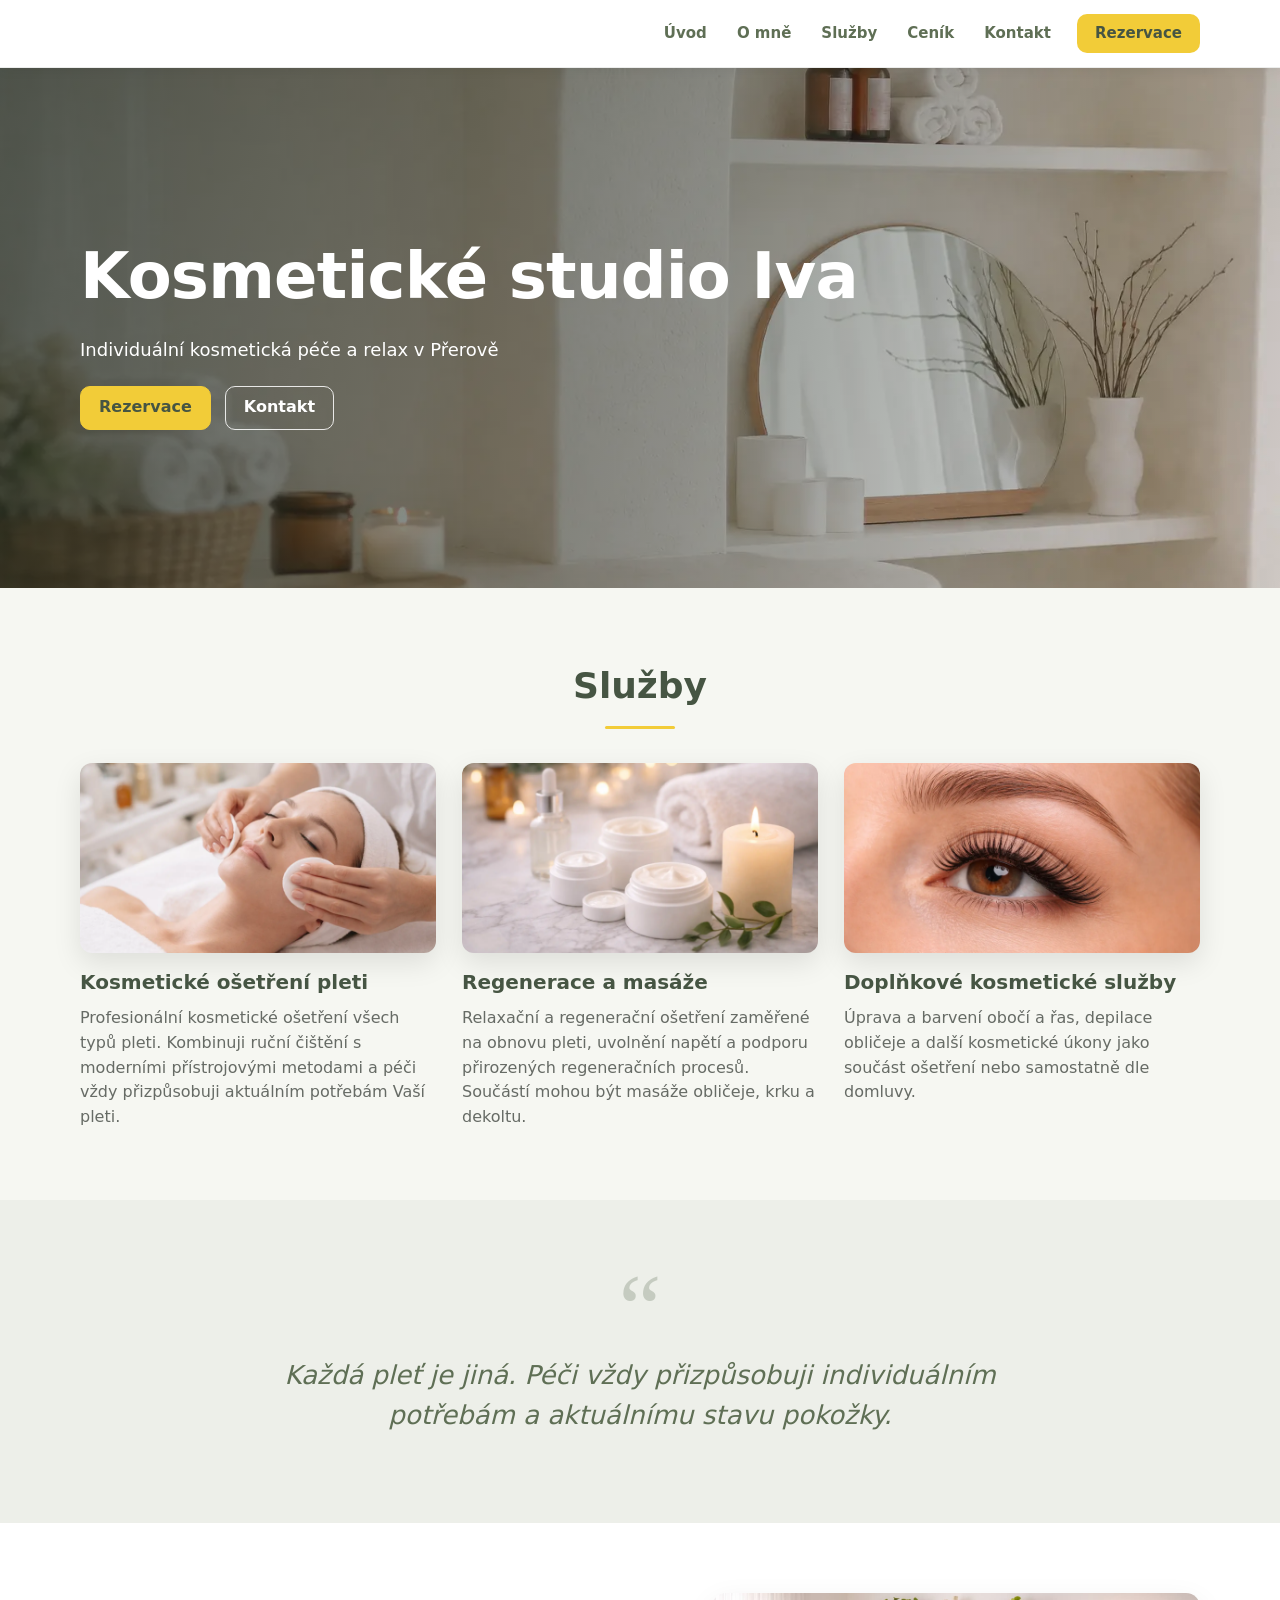
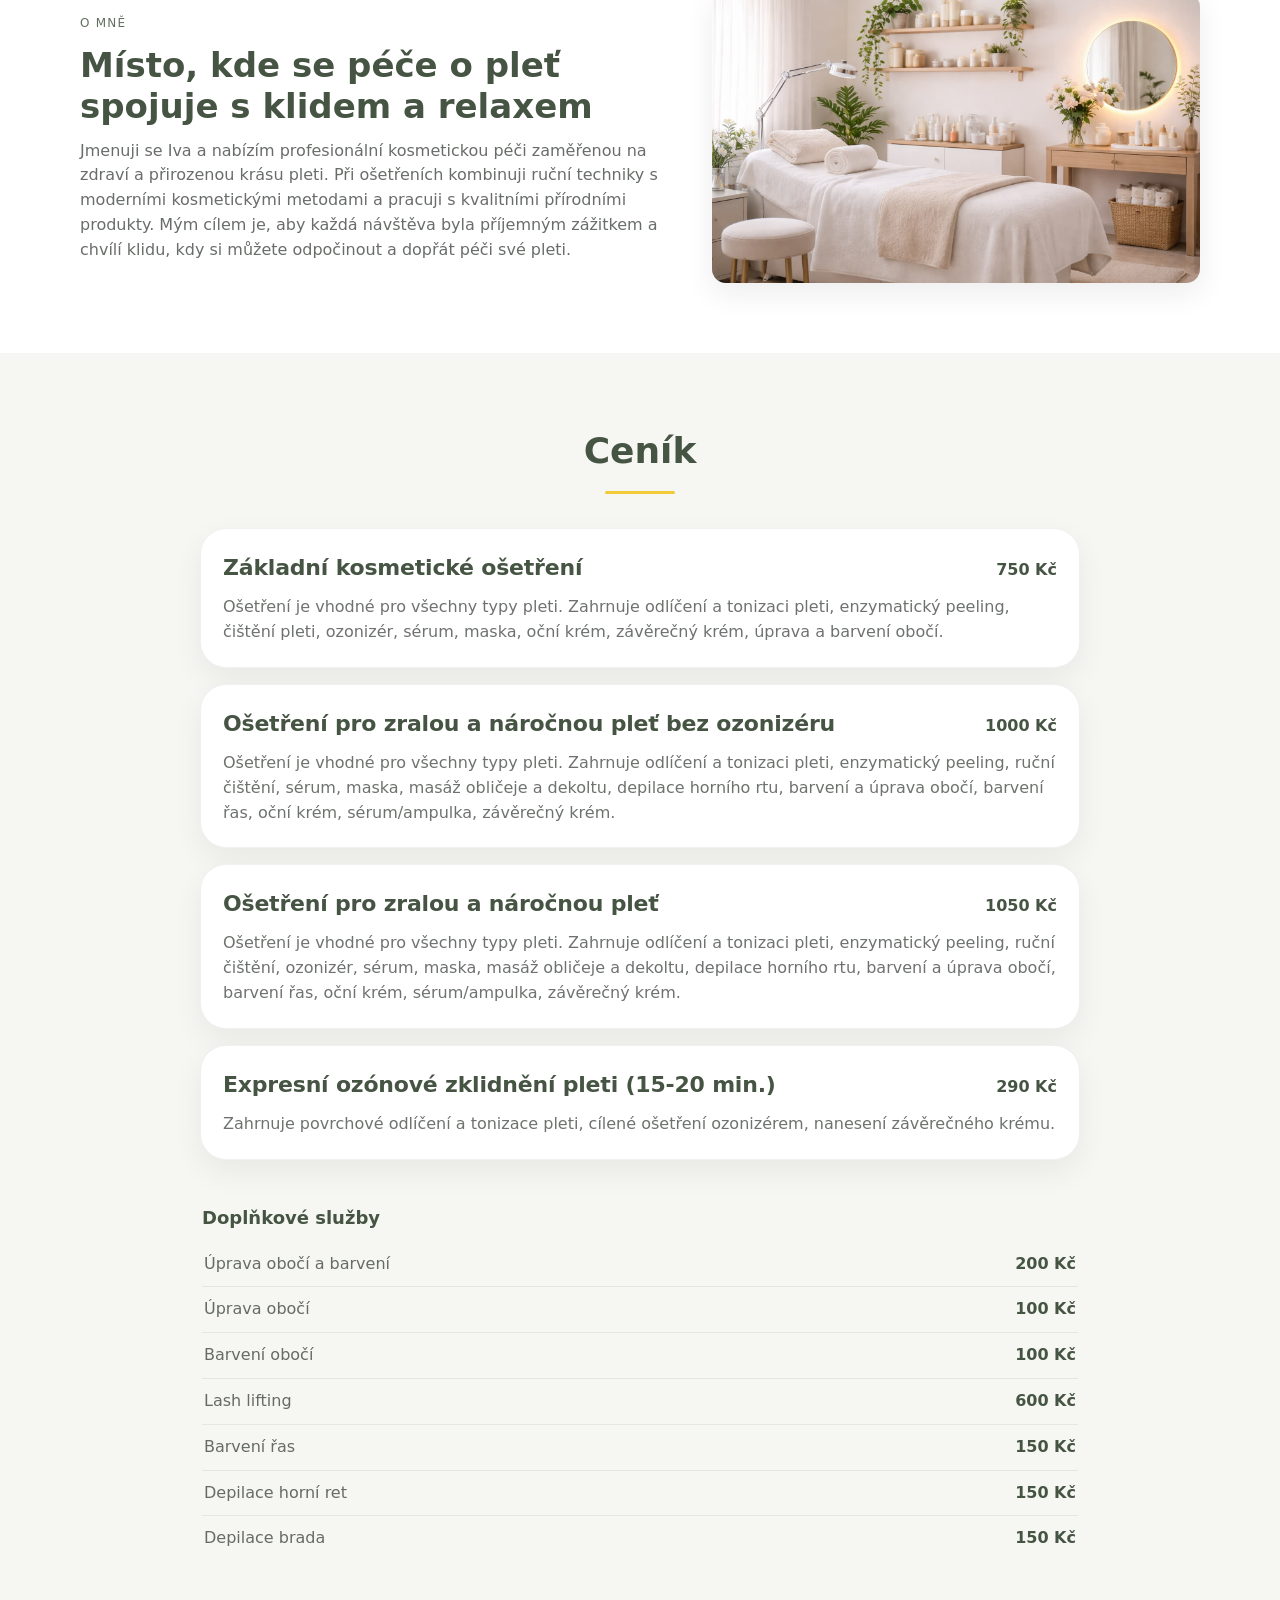
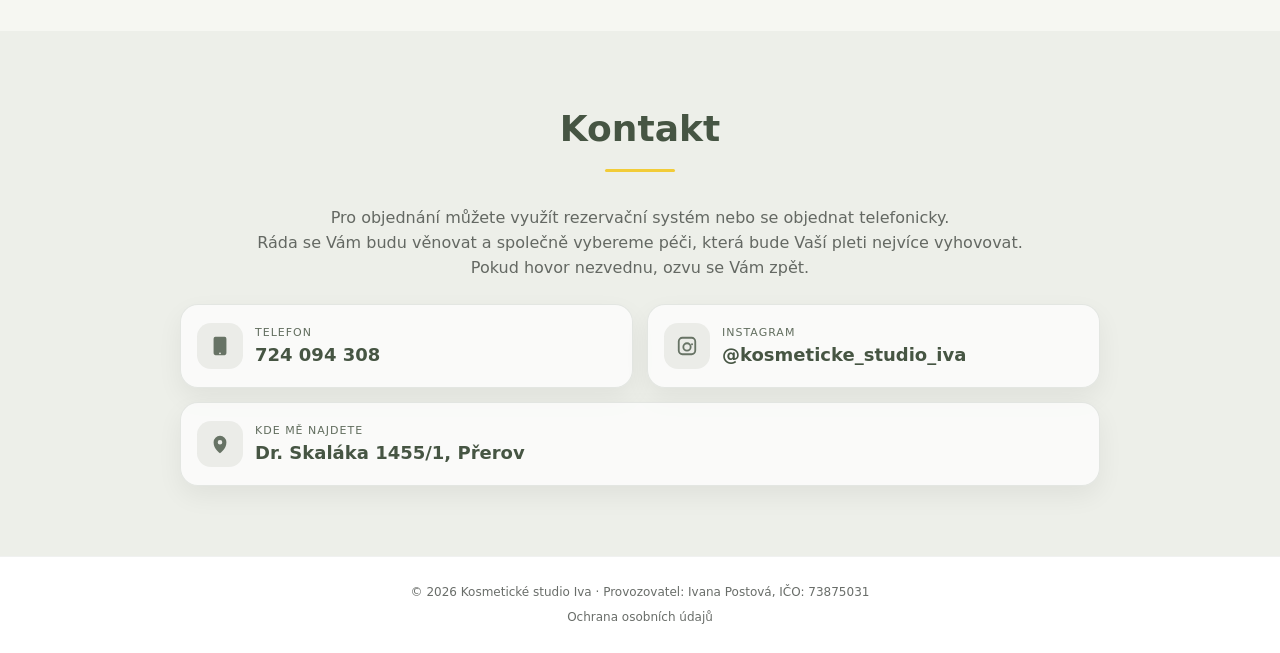
<file: index.html>
<!doctype html>
<html lang="cs">
  <head>
    <meta charset="utf-8" />
    <meta name="viewport" content="width=device-width, initial-scale=1" />

    <title>Kosmetické studio Iva | Přerov</title>
    <meta
      name="description"
      content="Kosmetické studio Iva v Přerově – profesionální péče o pleť a další kosmetické služby. Objednejte se online."
    />
    <meta name="robots" content="index, follow" />
    <link rel="canonical" href="https://kosmetikaiva.cz/" />
    <link rel="icon" type="image/png" href="img/favicon.png" />

    <meta property="og:type" content="website" />
    <meta property="og:locale" content="cs_CZ" />
    <meta property="og:title" content="Kosmetické studio Iva | Přerov" />
    <meta
      property="og:description"
      content="Kosmetické studio Iva v Přerově – profesionální péče o pleť a další kosmetické služby. Objednejte se online."
    />
    <meta property="og:url" content="https://kosmetikaiva.cz/" />
    <meta
      property="og:image"
      content="https://kosmetikaiva.cz/img/header-studio.webp"
    />

    <link rel="stylesheet" href="styles.css?v=2" />

    <script type="application/ld+json">
      {
        "@context": "https://schema.org",
        "@type": "BeautySalon",
        "name": "Kosmetické studio Iva",
        "url": "https://kosmetikaiva.cz/",
        "image": "https://kosmetikaiva.cz/img/header-studio.webp",
        "telephone": "+420724094308",
        "email": "kosmetikaivaprerov@gmail.com",
        "address": {
          "@type": "PostalAddress",
          "streetAddress": "Dr. Skaláka 1455/1",
          "addressLocality": "Přerov",
          "postalCode": "750 02",
          "addressCountry": "CZ"
        },
        "sameAs": ["https://instagram.com/kosmeticke_studio_iva"]
      }
    </script>
  </head>

  <body>
    <!-- Header / Navigace -->
    <header class="site-header" id="top">
      <div class="container header-inner">
        <nav class="nav" aria-label="Hlavní navigace">
          <a class="nav-link" href="#top">Úvod</a>
          <a class="nav-link" href="#omne">O mně</a>
          <a class="nav-link" href="#sluzby">Služby</a>
          <a class="nav-link" href="#cenik">Ceník</a>
          <a class="nav-link" href="#kontakt">Kontakt</a>
          <a
            class="nav-cta"
            href="https://kosmeticke-studio-iva.reservio.com/"
            target="_blank"
            rel="noopener"
            >Rezervace</a
          >
        </nav>

        <button
          class="burger"
          type="button"
          aria-label="Otevřít menu"
          aria-expanded="false"
          aria-controls="mobileMenu"
        >
          <span></span><span></span><span></span>
        </button>
      </div>

      <!-- Mobil menu -->
      <div class="mobile-menu" id="mobileMenu" hidden>
        <div class="container mobile-menu-inner">
          <a class="mobile-link" href="#top">Úvod</a>
          <a class="mobile-link" href="#omne">O mně</a>
          <a class="mobile-link" href="#sluzby">Služby</a>
          <a class="mobile-link" href="#cenik">Ceník</a>
          <a class="mobile-link" href="#kontakt">Kontakt</a>
          <a
            class="mobile-link mobile-link-cta"
            href="https://kosmeticke-studio-iva.reservio.com/"
            target="_blank"
            rel="noopener"
            >Rezervace</a
          >
        </div>
      </div>
    </header>

    <main>
    <!-- Hero -->
    <section class="hero">
      <div
        class="hero-bg"
        role="img"
        aria-label="Interiér kosmetického studia"
      ></div>
      <div class="hero-overlay"></div>

      <div class="container hero-content">
        <h1>Kosmetické studio Iva</h1>
        <p class="hero-subtitle">
          Individuální kosmetická péče a relax v Přerově
        </p>

        <div class="hero-buttons">
          <a
            class="btn btn-primary"
            href="https://kosmeticke-studio-iva.reservio.com/"
            target="_blank"
            rel="noopener"
            >Rezervace</a
          >
          <a class="btn btn-secondary" href="#kontakt">Kontakt</a>
        </div>
      </div>
    </section>

    <!-- Sluzby -->
    <section class="section" id="sluzby">
      <div class="container">
        <div class="section-title">
          <h2>Služby</h2>
          <div class="title-accent"></div>
        </div>

        <div class="grid grid-3">
          <article class="service-card">
            <div
              class="service-img"
              style="background-image: url(&quot;img/osetreni-pleti.webp&quot;)"
              aria-hidden="true"
            ></div>
            <h3>Kosmetické ošetření pleti</h3>
            <p>
              Profesionální kosmetické ošetření všech typů pleti. Kombinuji
              ruční čištění s moderními přístrojovými metodami a péči vždy
              přizpůsobuji aktuálním potřebám Vaší pleti.
            </p>
          </article>

          <article class="service-card">
            <div
              class="service-img"
              style="background-image: url(&quot;img/masaze.webp&quot;)"
              aria-hidden="true"
            ></div>
            <h3>Regenerace a masáže</h3>
            <p>
              Relaxační a regenerační ošetření zaměřené na obnovu pleti,
              uvolnění napětí a podporu přirozených regeneračních procesů.
              Součástí mohou být masáže obličeje, krku a dekoltu.
            </p>
          </article>

          <article class="service-card">
            <div
              class="service-img"
              style="background-image: url(&quot;img/rasa-a-oboci.webp&quot;)"
              aria-hidden="true"
            ></div>
            <h3>Doplňkové kosmetické služby</h3>
            <p>
              Úprava a barvení obočí a řas, depilace obličeje a další kosmetické
              úkony jako součást ošetření nebo samostatně dle domluvy.
            </p>
          </article>
        </div>
      </div>
    </section>

    <!-- Citat -->
    <section class="quote">
      <div class="container quote-inner">
        <div class="quote-mark">“</div>

        <p class="quote-text">
          Každá pleť je jiná. Péči vždy přizpůsobuji individuálním potřebám a
          aktuálnímu stavu pokožky.
        </p>
      </div>
    </section>

    <!-- O mne -->
    <section class="section about" id="omne">
      <div class="container about-inner">
        <div class="about-text">
          <div class="kicker">O MNĚ</div>
          <h2>Místo, kde se péče o pleť<br />spojuje s klidem a relaxem</h2>
          <p>
            Jmenuji se Iva a nabízím profesionální kosmetickou péči zaměřenou na
            zdraví a přirozenou krásu pleti. Při ošetřeních kombinuji ruční
            techniky s moderními kosmetickými metodami a pracuji s kvalitními
            přírodními produkty. Mým cílem je, aby každá návštěva byla příjemným
            zážitkem a chvílí klidu, kdy si můžete odpočinout a dopřát péči své
            pleti.
          </p>
        </div>

        <div class="about-image" aria-hidden="true"></div>
      </div>
    </section>

    <!-- Cena a Sluzby -->
    <section class="section pricing" id="cenik">
      <div class="container">
        <div class="section-title">
          <h2>Ceník</h2>
          <div class="title-accent"></div>
        </div>

        <div class="price-list">
          <div class="price-card">
            <div class="price-head">
              <h3>Základní kosmetické ošetření</h3>
              <div class="price">750 Kč</div>
            </div>
            <p>
              Ošetření je vhodné pro všechny typy pleti. Zahrnuje odlíčení a
              tonizaci pleti, enzymatický peeling, čištění pleti, ozonizér,
              sérum, maska, oční krém, závěrečný krém, úprava a barvení obočí.
            </p>
          </div>

          <div class="price-card">
            <div class="price-head">
              <h3>Ošetření pro zralou a náročnou pleť bez ozonizéru</h3>
              <div class="price">1000 Kč</div>
            </div>
            <p>
              Ošetření je vhodné pro všechny typy pleti. Zahrnuje odlíčení a
              tonizaci pleti, enzymatický peeling, ruční čištění, sérum, maska,
              masáž obličeje a dekoltu, depilace horního rtu, barvení a úprava
              obočí, barvení řas, oční krém, sérum/ampulka, závěrečný krém.
            </p>
          </div>

          <div class="price-card">
            <div class="price-head">
              <h3>Ošetření pro zralou a náročnou pleť</h3>
              <div class="price">1050 Kč</div>
            </div>
            <p>
              Ošetření je vhodné pro všechny typy pleti. Zahrnuje odlíčení a
              tonizaci pleti, enzymatický peeling, ruční čištění, ozonizér,
              sérum, maska, masáž obličeje a dekoltu, depilace horního rtu,
              barvení a úprava obočí, barvení řas, oční krém, sérum/ampulka,
              závěrečný krém.
            </p>
          </div>

          <div class="price-card">
            <div class="price-head">
              <h3>Expresní ozónové zklidnění pleti (15-20 min.)</h3>
              <div class="price">290 Kč</div>
            </div>
            <p>
              Zahrnuje povrchové odlíčení a tonizace pleti, cílené ošetření
              ozonizérem, nanesení závěrečného krému.
            </p>
          </div>

          <div class="addons">
            <h3>Doplňkové služby</h3>

            <div class="addon-row">
              <span>Úprava obočí a barvení</span>
              <strong>200 Kč</strong>
            </div>

            <div class="addon-row">
              <span>Úprava obočí</span>
              <strong>100 Kč</strong>
            </div>

            <div class="addon-row">
              <span>Barvení obočí</span>
              <strong>100 Kč</strong>
            </div>

            <div class="addon-row">
              <span>Lash lifting</span>
              <strong>600 Kč</strong>
            </div>

            <div class="addon-row">
              <span>Barvení řas</span>
              <strong>150 Kč</strong>
            </div>

            <div class="addon-row">
              <span>Depilace horní ret</span>
              <strong>150 Kč</strong>
            </div>

            <div class="addon-row">
              <span>Depilace brada</span>
              <strong>150 Kč</strong>
            </div>
          </div>
          <!-- /addons -->
        </div>
        <!-- /price-list -->
      </div>
      <!-- /container -->
    </section>

    <!-- Kontakt -->
    <section class="section contact" id="kontakt">
      <div class="container">
        <div class="section-title">
          <h2>Kontakt</h2>
          <div class="title-accent"></div>
        </div>

        <p class="contact-lead">
          Pro objednání můžete využít rezervační systém nebo se objednat
          telefonicky.<br />
          Ráda se Vám budu věnovat a společně vybereme péči, která bude Vaší
          pleti nejvíce vyhovovat.<br />
          Pokud hovor nezvednu, ozvu se Vám zpět.
        </p>

        <div class="contact-grid">
          <a class="contact-card" href="tel:+420724094308" aria-label="Zavolat">
            <div class="icon">
              <!-- ikona mobil -->
              <svg viewBox="0 0 24 24" aria-hidden="true">
                <path
                  d="M7 2h10a2 2 0 0 1 2 2v16a2 2 0 0 1-2 2H7a2 2 0 0 1-2-2V4a2 2 0 0 1 2-2zm5 19a1 1 0 1 0 0-2 1 1 0 0 0 0 2zM7 5h10v12H7V5z"
                />
              </svg>
            </div>
            <div class="contact-meta">
              <div class="label">TELEFON</div>
              <div class="value">724 094 308</div>
            </div>
          </a>

          <a
            class="contact-card"
            href="https://instagram.com/kosmeticke_studio_iva"
            target="_blank"
            rel="noreferrer"
            aria-label="Instagram"
          >
            <div class="icon">
              <!-- ikona instagram -->
              <svg viewBox="0 0 24 24" aria-hidden="true">
                <path
                  d="M7 2h10a5 5 0 0 1 5 5v10a5 5 0 0 1-5 5H7a5 5 0 0 1-5-5V7a5 5 0 0 1 5-5zm10 2H7a3 3 0 0 0-3 3v10a3 3 0 0 0 3 3h10a3 3 0 0 0 3-3V7a3 3 0 0 0-3-3zm-5 4a5 5 0 1 1 0 10 5 5 0 0 1 0-10zm0 2a3 3 0 1 0 0 6 3 3 0 0 0 0-6zm5.5-.9a1.1 1.1 0 1 1 0 2.2 1.1 1.1 0 0 1 0-2.2z"
                />
              </svg>
            </div>
            <div class="contact-meta">
              <div class="label">INSTAGRAM</div>
              <div class="value">@kosmeticke_studio_iva</div>
            </div>
          </a>

          <div class="contact-card contact-card-wide">
            <div class="icon">
              <!-- ikona umisteni -->
              <svg viewBox="0 0 24 24" aria-hidden="true">
                <path
                  d="M12 22s7-4.4 7-12a7 7 0 1 0-14 0c0 7.6 7 12 7 12zm0-9.5a2.5 2.5 0 1 1 0-5 2.5 2.5 0 0 1 0 5z"
                />
              </svg>
            </div>
            <div class="contact-meta">
              <div class="label">KDE MĚ NAJDETE</div>
              <div class="value">Dr. Skaláka 1455/1, Přerov</div>
            </div>
          </div>
        </div>
      </div>
    </section>
    </main>
    <!--footer-->
    <footer class="footer">
      <div class="container footer-inner">
        <div>
          © <span id="year"></span> Kosmetické studio Iva · Provozovatel: Ivana
          Postová, IČO: 73875031
        </div>
        <div class="footer-links">
          <a href="ochrana-osobnich-udaju.html">Ochrana osobních údajů</a>
        </div>
      </div>
    </footer>

    <script src="script.js?v=2"></script>
  </body>
</html>
</file>
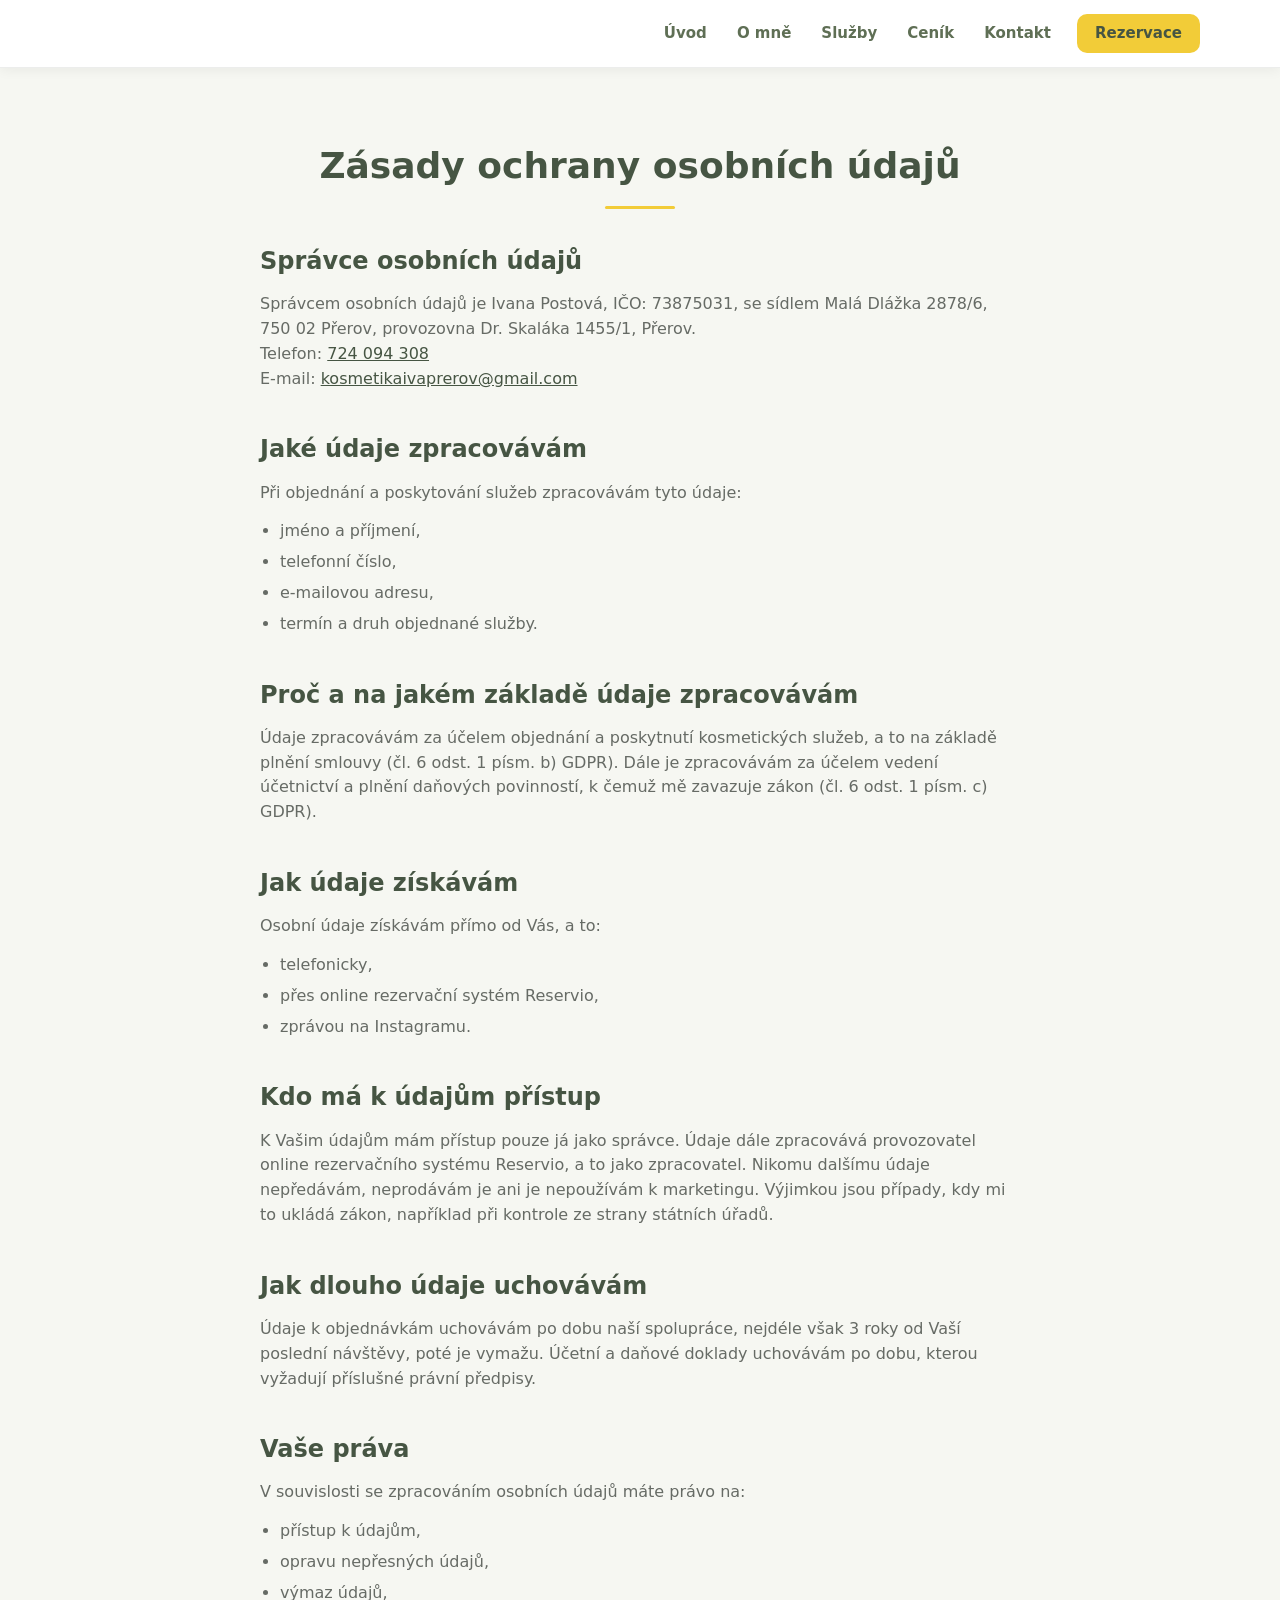
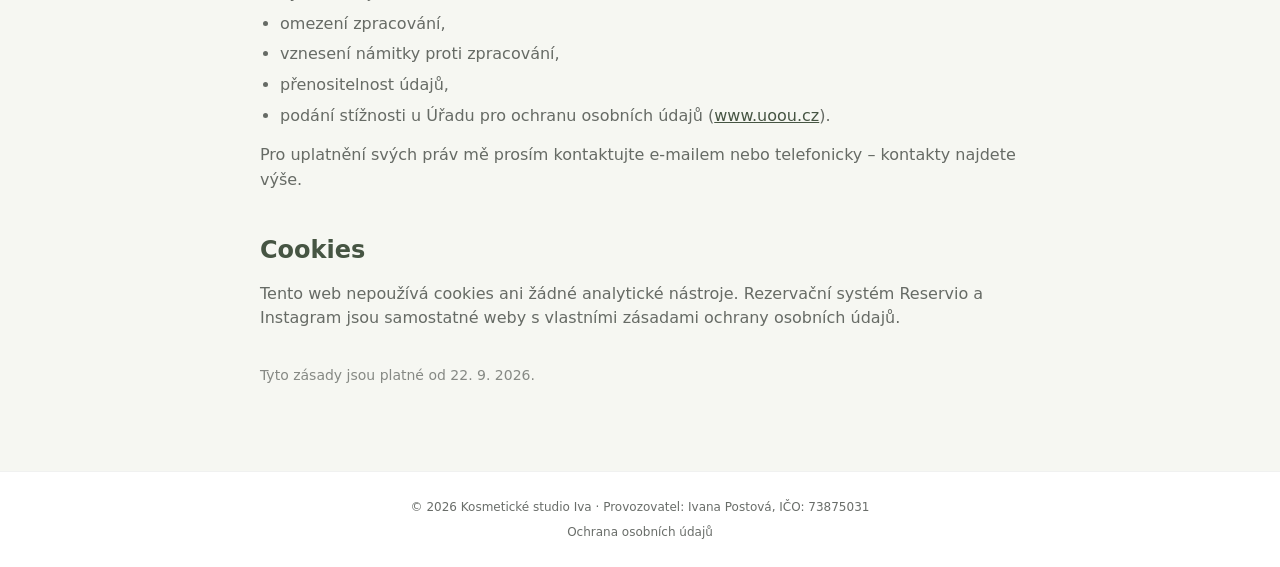
<file: ochrana-osobnich-udaju.html>
<!doctype html>
<html lang="cs">
  <head>
    <meta charset="utf-8" />
    <meta name="viewport" content="width=device-width, initial-scale=1" />

    <title>Ochrana osobních údajů | Kosmetické studio Iva</title>
    <meta
      name="description"
      content="Zásady ochrany osobních údajů kosmetického studia Iva v Přerově – jaké údaje zpracováváme, proč a jak dlouho je uchováváme."
    />
    <meta name="robots" content="index, follow" />
    <link rel="canonical" href="https://kosmetikaiva.cz/ochrana-osobnich-udaju.html" />
    <link rel="icon" type="image/png" href="img/favicon.png" />

    <link rel="stylesheet" href="styles.css?v=2" />
  </head>

  <body>
    <!-- Header / Navigace -->
    <header class="site-header" id="top">
      <div class="container header-inner">
        <nav class="nav" aria-label="Hlavní navigace">
          <a class="nav-link" href="index.html#top">Úvod</a>
          <a class="nav-link" href="index.html#omne">O mně</a>
          <a class="nav-link" href="index.html#sluzby">Služby</a>
          <a class="nav-link" href="index.html#cenik">Ceník</a>
          <a class="nav-link" href="index.html#kontakt">Kontakt</a>
          <a
            class="nav-cta"
            href="https://kosmeticke-studio-iva.reservio.com/"
            target="_blank"
            rel="noopener"
            >Rezervace</a
          >
        </nav>

        <button
          class="burger"
          type="button"
          aria-label="Otevřít menu"
          aria-expanded="false"
          aria-controls="mobileMenu"
        >
          <span></span><span></span><span></span>
        </button>
      </div>

      <!-- Mobil menu -->
      <div class="mobile-menu" id="mobileMenu" hidden>
        <div class="container mobile-menu-inner">
          <a class="mobile-link" href="index.html#top">Úvod</a>
          <a class="mobile-link" href="index.html#omne">O mně</a>
          <a class="mobile-link" href="index.html#sluzby">Služby</a>
          <a class="mobile-link" href="index.html#cenik">Ceník</a>
          <a class="mobile-link" href="index.html#kontakt">Kontakt</a>
          <a
            class="mobile-link mobile-link-cta"
            href="https://kosmeticke-studio-iva.reservio.com/"
            target="_blank"
            rel="noopener"
            >Rezervace</a
          >
        </div>
      </div>
    </header>

    <!-- Ochrana osobnich udaju -->
    <main class="section">
      <div class="container">
        <div class="section-title">
          <h1>Zásady ochrany osobních údajů</h1>
          <div class="title-accent"></div>
        </div>

        <div class="legal-content">
          <h2>Správce osobních údajů</h2>
          <p>
            Správcem osobních údajů je Ivana Postová, IČO: 73875031, se sídlem
            Malá Dlážka 2878/6, 750 02 Přerov, provozovna Dr. Skaláka 1455/1,
            Přerov.<br />
            Telefon: <a href="tel:+420724094308">724 094 308</a><br />
            E-mail:
            <a href="mailto:kosmetikaivaprerov@gmail.com"
              >kosmetikaivaprerov@gmail.com</a
            >
          </p>

          <h2>Jaké údaje zpracovávám</h2>
          <p>Při objednání a poskytování služeb zpracovávám tyto údaje:</p>
          <ul>
            <li>jméno a příjmení,</li>
            <li>telefonní číslo,</li>
            <li>e-mailovou adresu,</li>
            <li>termín a druh objednané služby.</li>
          </ul>

          <h2>Proč a na jakém základě údaje zpracovávám</h2>
          <p>
            Údaje zpracovávám za účelem objednání a poskytnutí kosmetických
            služeb, a to na základě plnění smlouvy (čl. 6 odst. 1 písm. b)
            GDPR). Dále je zpracovávám za účelem vedení účetnictví a plnění
            daňových povinností, k čemuž mě zavazuje zákon (čl. 6 odst. 1
            písm. c) GDPR).
          </p>

          <h2>Jak údaje získávám</h2>
          <p>Osobní údaje získávám přímo od Vás, a to:</p>
          <ul>
            <li>telefonicky,</li>
            <li>přes online rezervační systém Reservio,</li>
            <li>zprávou na Instagramu.</li>
          </ul>

          <h2>Kdo má k údajům přístup</h2>
          <p>
            K Vašim údajům mám přístup pouze já jako správce. Údaje dále
            zpracovává provozovatel online rezervačního systému Reservio,
            a to jako zpracovatel. Nikomu dalšímu údaje nepředávám,
            neprodávám je ani je nepoužívám k marketingu. Výjimkou jsou
            případy, kdy mi to ukládá zákon, například při kontrole ze strany
            státních úřadů.
          </p>

          <h2>Jak dlouho údaje uchovávám</h2>
          <p>
            Údaje k objednávkám uchovávám po dobu naší spolupráce, nejdéle
            však 3 roky od Vaší poslední návštěvy, poté je vymažu. Účetní a
            daňové doklady uchovávám po dobu, kterou vyžadují příslušné
            právní předpisy.
          </p>

          <h2>Vaše práva</h2>
          <p>V souvislosti se zpracováním osobních údajů máte právo na:</p>
          <ul>
            <li>přístup k údajům,</li>
            <li>opravu nepřesných údajů,</li>
            <li>výmaz údajů,</li>
            <li>omezení zpracování,</li>
            <li>vznesení námitky proti zpracování,</li>
            <li>přenositelnost údajů,</li>
            <li>
              podání stížnosti u Úřadu pro ochranu osobních údajů
              (<a href="https://www.uoou.cz" target="_blank" rel="noopener"
                >www.uoou.cz</a
              >).
            </li>
          </ul>
          <p>
            Pro uplatnění svých práv mě prosím kontaktujte e-mailem nebo
            telefonicky – kontakty najdete výše.
          </p>

          <h2>Cookies</h2>
          <p>
            Tento web nepoužívá cookies ani žádné analytické nástroje.
            Rezervační systém Reservio a Instagram jsou samostatné weby s
            vlastními zásadami ochrany osobních údajů.
          </p>

          <p class="legal-note">
            Tyto zásady jsou platné od 22. 9. 2026.
          </p>
        </div>
      </div>
    </main>

    <!--footer-->
    <footer class="footer">
      <div class="container footer-inner">
        <div>
          © <span id="year"></span> Kosmetické studio Iva · Provozovatel: Ivana
          Postová, IČO: 73875031
        </div>
        <div class="footer-links">
          <a href="ochrana-osobnich-udaju.html">Ochrana osobních údajů</a>
        </div>
      </div>
    </footer>

    <script src="script.js?v=2"></script>
  </body>
</html>
</file>
<file: styles.css>
:root {
  --bg: #f6f7f2;
  --surface: #ffffff;
  --muted: #6d756c;
  --text: #2a2f2a;

  --green: #5f6f55; /* hlavní zelená */
  --green-dark: #465543; /* pro hover a výraz */
  --gold: #f2cc38; /* CTA a linka pod titulky */
  --gold-dark: #ddb921;

  --shadow: 0 10px 30px rgba(25, 30, 25, 0.08);
  --radius: 18px;
  --radius-lg: 26px;

  --container: 1120px;
}

* {
  box-sizing: border-box;
}
html {
  scroll-behavior: smooth;
  scroll-padding-top: 72px;
}
body {
  margin: 0;
  font-family:
    ui-sans-serif,
    system-ui,
    -apple-system,
    Segoe UI,
    Roboto,
    Arial,
    "Noto Sans",
    "Apple Color Emoji",
    "Segoe UI Emoji";
  color: var(--text);
  background: var(--bg);
  line-height: 1.55;
}

img {
  max-width: 100%;
  display: block;
}
a {
  color: inherit;
  text-decoration: none;
}
.container {
  width: min(var(--container), calc(100% - 40px));
  margin: 0 auto;
}

/* ============ Header ============ */
.site-header {
  position: sticky;
  top: 0;
  left: 0;
  right: 0;
  z-index: 50;

  background: #ffffff;
  border-bottom: 1px solid rgba(70, 85, 67, 0.1);
  box-shadow: 0 2px 12px rgba(0, 0, 0, 0.06);
}

.header-inner {
  display: flex;
  align-items: center;
  justify-content: flex-end;
  gap: 8px;
  padding: 14px 0;
}

.brand {
  display: inline-flex;
  gap: 10px;
  align-items: center;
  font-weight: 700;
  letter-spacing: 0.2px;
  color: var(--green-dark);
  margin-right: auto;
}
.brand-mark {
  width: 10px;
  height: 10px;
  border-radius: 999px;
  background: var(--gold);
  display: inline-block;
}
.brand-text {
  font-size: 15px;
}

.nav {
  display: flex;
  align-items: center;
  gap: 2px;
  margin: 0;
}

.nav-cta {
  font-size: 15px;
  font-weight: 700;
  color: var(--green-dark);
  background: var(--gold);
  padding: 8px 18px;
  border-radius: 10px;
  margin-left: 10px;
  transition: background 0.15s;
}
.nav-cta:hover {
  background: var(--gold-dark);
}

.nav-link {
  font-size: 15px;
  color: var(--green);
  font-weight: 600;
  padding: 8px 14px;
  border-radius: 8px;
  transition:
    background 0.15s,
    color 0.15s;
}
.nav-link:hover {
  background: rgba(95, 111, 85, 0.09);
  color: var(--green-dark);
}

.burger {
  display: none;
  width: 44px;
  height: 44px;
  border-radius: 0;
  border: none;
  background: transparent;
  box-shadow: none;
  cursor: pointer;
}
.burger span {
  display: block;
  width: 22px;
  height: 3px;
  background: var(--green);
  margin: 5px auto;
  border-radius: 2px;
}

/* mobile dropdown */
.mobile-menu {
  border-top: 1px solid rgba(70, 85, 67, 0.1);
  background: rgba(246, 247, 242, 0.98);
}
.mobile-menu-inner {
  padding: 10px 0 16px;
  display: grid;
  gap: 8px;
}
.mobile-link {
  padding: 12px 10px;
  border-radius: 14px;
  background: rgba(255, 255, 255, 0.75);
  border: 1px solid rgba(70, 85, 67, 0.08);
}
.mobile-link:hover {
  border-color: rgba(70, 85, 67, 0.18);
}
.mobile-link-cta {
  text-align: center;
  font-weight: 700;
  color: var(--green-dark);
  background: var(--gold);
  border-color: var(--gold);
}
.mobile-link-cta:hover {
  background: var(--gold-dark);
  border-color: var(--gold-dark);
}

/* ============ Hero ============ */
.hero {
  position: relative;
  min-height: 520px;
  display: grid;
  place-items: center;
  overflow: hidden;
}

.hero-bg {
  position: absolute;
  inset: 0;
  background-image: url("img/header-studio.webp"); /* tvoje fotka */
  background-position: center;
  background-size: cover;
  background-repeat: no-repeat;
}

.hero-overlay {
  position: absolute;
  inset: 0;
  background: linear-gradient(
    105deg,
    rgba(30, 40, 30, 0.72) 0%,
    rgba(30, 40, 30, 0.45) 55%,
    rgba(30, 40, 30, 0.1) 100%
  );
}

.hero-content {
  position: relative;
  padding: 56px 0;
  text-align: left;
}

.hero h1 {
  margin: 0;
  font-size: clamp(42px, 6vw, 64px);
  letter-spacing: -0.8px;
  color: #ffffff;
  font-weight: 800;
}

.hero-subtitle {
  margin: 10px 0 22px;
  color: #ffffff;
  font-size: 18px;
}

/* Buttons */
.btn {
  display: inline-flex;
  align-items: center;
  justify-content: center;
  height: 44px;
  padding: 0 18px;
  border-radius: 10px;
  font-weight: 700;
  border: 1px solid transparent;
}
.btn-primary {
  background: var(--gold);
  border: 1.5px solid var(--gold);
  color: var(--green-dark);
  box-shadow: none;
}
.btn-primary:hover {
  background: var(--gold-dark);
  border-color: var(--gold-dark);
}
.btn-secondary {
  background: transparent;
  border: 1.5px solid rgba(255, 255, 255, 0.85);
  color: #ffffff;
}
.btn-secondary:hover {
  background: rgba(255, 255, 255, 0.12);
  border-color: #ffffff;
}

.hero-buttons {
  display: flex;
  align-items: center;
  gap: 14px;
  flex-wrap: wrap;
}

/* ============ Sekce ============ */
.section {
  padding: 70px 0;
}

.section-title {
  text-align: center;
  margin-bottom: 34px;
}
.section-title h1,
.section-title h2 {
  margin: 0;
  font-size: 36px;
  color: var(--green-dark);
  font-weight: 700;
}
.title-accent {
  width: 70px;
  height: 3px;
  background: var(--gold);
  border-radius: 999px;
  margin: 12px auto 0;
}

/* Grids */
.grid {
  display: grid;
  gap: 26px;
}
.grid-3 {
  grid-template-columns: repeat(3, 1fr);
}

/* karty Sluzby */
.service-card {
  background: transparent;
  text-align: left;
}
.service-img {
  height: 190px;
  border-radius: 12px;
  background: #ddd center/cover no-repeat;
  box-shadow: 0 10px 28px rgba(0, 0, 0, 0.1);
  margin-bottom: 14px;
}
.service-card h3 {
  margin: 0 0 8px;
  font-size: 20px;
  color: var(--green-dark);
}
.service-card p {
  margin: 0;
  color: rgba(42, 47, 42, 0.7);
  font-size: 16px;
}

/* Citat */
.quote {
  padding: 70px 0;
  background: rgba(95, 111, 85, 0.06);
}
.quote-inner {
  text-align: center;
  max-width: 820px;
}
.quote-mark {
  font-family: Georgia, "Times New Roman", serif;
  font-size: 96px; /* klidně víc */
  line-height: 0.8;
  color: rgba(95, 111, 85, 0.28);
  margin-bottom: 8px;
  display: block;
}

.quote-text {
  margin: 0 auto 18px;
  color: var(--green);
  font-style: italic;
  font-size: 26px;
}
.quote-person {
  display: grid;
  justify-items: center;
  gap: 8px;
}
.avatar {
  width: 56px;
  height: 56px;
  border-radius: 999px;
  object-fit: cover;
  border: 3px solid rgba(255, 255, 255, 0.75);
  box-shadow: 0 10px 28px rgba(0, 0, 0, 0.12);
}
.quote-name {
  font-size: 12px;
  color: rgba(70, 85, 67, 0.9);
}

/* O mne */
.about {
  background: var(--surface);
}
.about-inner {
  display: grid;
  grid-template-columns: 1.1fr 0.9fr;
  gap: 36px;
  align-items: center;
}
.kicker {
  font-size: 12px;
  letter-spacing: 1.2px;
  color: rgba(70, 85, 67, 0.85);
  margin-bottom: 12px;
}
.about h2 {
  margin: 0 0 12px;
  color: var(--green-dark);
  font-size: 34px;
  line-height: 1.2;
}
.about p {
  margin: 0;
  color: rgba(42, 47, 42, 0.7);
  font-size: 16px;
  max-width: 58ch;
}
.about-image {
  height: 290px;
  border-radius: 14px;
  background-image: url("img/salon.jpg");
  background-position: center;
  background-size: cover;
  background-repeat: no-repeat;
  box-shadow: var(--shadow);
}

/* Cena a sluzby */
.pricing {
  background: var(--bg);
}
.price-list {
  max-width: 880px;
  margin: 0 auto;
  display: grid;
  gap: 16px;
}
.price-card {
  background: var(--surface);
  border-radius: var(--radius-lg);
  padding: 22px 22px;
  box-shadow: 0 12px 32px rgba(0, 0, 0, 0.06);
  border: 1px solid rgba(70, 85, 67, 0.08);
}
.price-head {
  display: flex;
  align-items: baseline;
  justify-content: space-between;
  gap: 12px;
}
.price-card h3 {
  margin: 0;
  color: var(--green-dark);
  font-size: 22px;
  letter-spacing: -0.2px;
}
.price {
  font-weight: 800;
  color: var(--green-dark);
  white-space: nowrap;
}
.price-card p {
  margin: 10px 0 0;
  color: rgba(42, 47, 42, 0.68);
  font-size: 16px;
}

.addons {
  margin-top: 10px;
  padding: 6px 2px 0;
}

.addons h3 {
  margin: 12px 0 10px;
  color: var(--green-dark);
  font-size: 18px;
}

.addon-row {
  display: flex;
  align-items: center;
  justify-content: space-between;
  padding: 10px 2px;
  color: rgba(42, 47, 42, 0.7);
  border-bottom: 1px solid rgba(70, 85, 67, 0.1);
}

.addon-row:last-child {
  border-bottom: none;
}

.addon-row strong {
  color: var(--green-dark);
  white-space: nowrap;
}

/* Kontakt */
.contact {
  background: rgba(95, 111, 85, 0.06);
}
.contact-lead {
  text-align: center;
  max-width: 900px;
  margin: 0 auto 24px;
  color: rgba(42, 47, 42, 0.7);
  font-size: 16px;
}
.contact-grid {
  max-width: 920px;
  margin: 0 auto;
  display: grid;
  grid-template-columns: repeat(2, 1fr);
  gap: 14px;
}
.contact-card {
  background: rgba(255, 255, 255, 0.7);
  border: 1px solid rgba(70, 85, 67, 0.12);
  border-radius: 18px;
  padding: 18px 16px;
  display: flex;
  gap: 12px;
  align-items: center;
  box-shadow: 0 10px 26px rgba(0, 0, 0, 0.06);
}
.contact-card:hover {
  border-color: rgba(70, 85, 67, 0.22);
}
.contact-card-wide {
  grid-column: 1 / -1;
}
.icon {
  width: 46px;
  height: 46px;
  border-radius: 14px;
  display: grid;
  place-items: center;
  background: rgba(95, 111, 85, 0.1);
}
.icon svg {
  width: 22px;
  height: 22px;
  fill: rgba(70, 85, 67, 0.8);
}
.contact-meta .label {
  font-size: 11px;
  letter-spacing: 1px;
  color: rgba(70, 85, 67, 0.85);
}
.contact-meta .value {
  font-size: 18px;
  font-weight: 800;
  color: var(--green-dark);
}
.contact-meta em {
  font-style: italic;
  font-weight: 600;
}

/* Footer */
.footer {
  padding: 26px 0;
  background: var(--surface);
  border-top: 1px solid rgba(70, 85, 67, 0.08);
}
.footer-inner {
  text-align: center;
  color: rgba(42, 47, 42, 0.7);
  font-size: 12px;
}
.footer-links {
  margin-top: 6px;
}
.footer-links a {
  color: rgba(42, 47, 42, 0.7);
  text-decoration: none;
}
.footer-links a:hover {
  text-decoration: underline;
}

/* ============ zobrazeni na mobil ============ */
@media (max-width: 980px) {
  .grid-3 {
    grid-template-columns: 1fr;
  }
  .service-img {
    height: 220px;
  }
  .about-inner {
    grid-template-columns: 1fr;
  }
  .about-image {
    height: 240px;
  }
  .hero {
    min-height: 480px;
  }
}

@media (max-width: 720px) {
  .nav {
    display: none;
  }
  .burger {
    display: inline-grid;
    place-items: center;
  }
  .hero-content {
    padding: 40px 0;
  }
  .section {
    padding: 56px 0;
  }
  .section-title h1,
  .section-title h2 {
    font-size: 32px;
  }
  .contact-grid {
    grid-template-columns: 1fr;
  }
  .contact-card-wide {
    grid-column: auto;
  }
}
@media (max-width: 600px) {
  .price-head {
    flex-direction: column;
    align-items: flex-start;
    gap: 6px;
  }

  .price {
    font-size: 18px;
    font-weight: 700;
  }
}

@media (max-width: 480px) {
  .hero-buttons {
    flex-direction: column;
    align-items: stretch;
  }
  .hero-buttons .btn {
    width: 100%;
  }
}

/* ============ Právní stránka ============ */
.legal-content {
  max-width: 760px;
  margin: 0 auto;
}
.legal-content h2 {
  margin: 40px 0 12px;
  color: var(--green-dark);
  font-size: 24px;
}
.legal-content h2:first-child {
  margin-top: 0;
}
.legal-content p {
  margin: 0 0 14px;
  color: rgba(42, 47, 42, 0.7);
  font-size: 16px;
}
.legal-content ul {
  margin: 0 0 14px;
  padding-left: 20px;
  color: rgba(42, 47, 42, 0.7);
  font-size: 16px;
}
.legal-content li {
  margin-bottom: 6px;
}
.legal-content a {
  color: var(--green-dark);
  text-decoration: underline;
}
.legal-content .legal-note {
  margin-top: 34px;
  font-size: 14px;
  color: rgba(42, 47, 42, 0.55);
}
</file>
